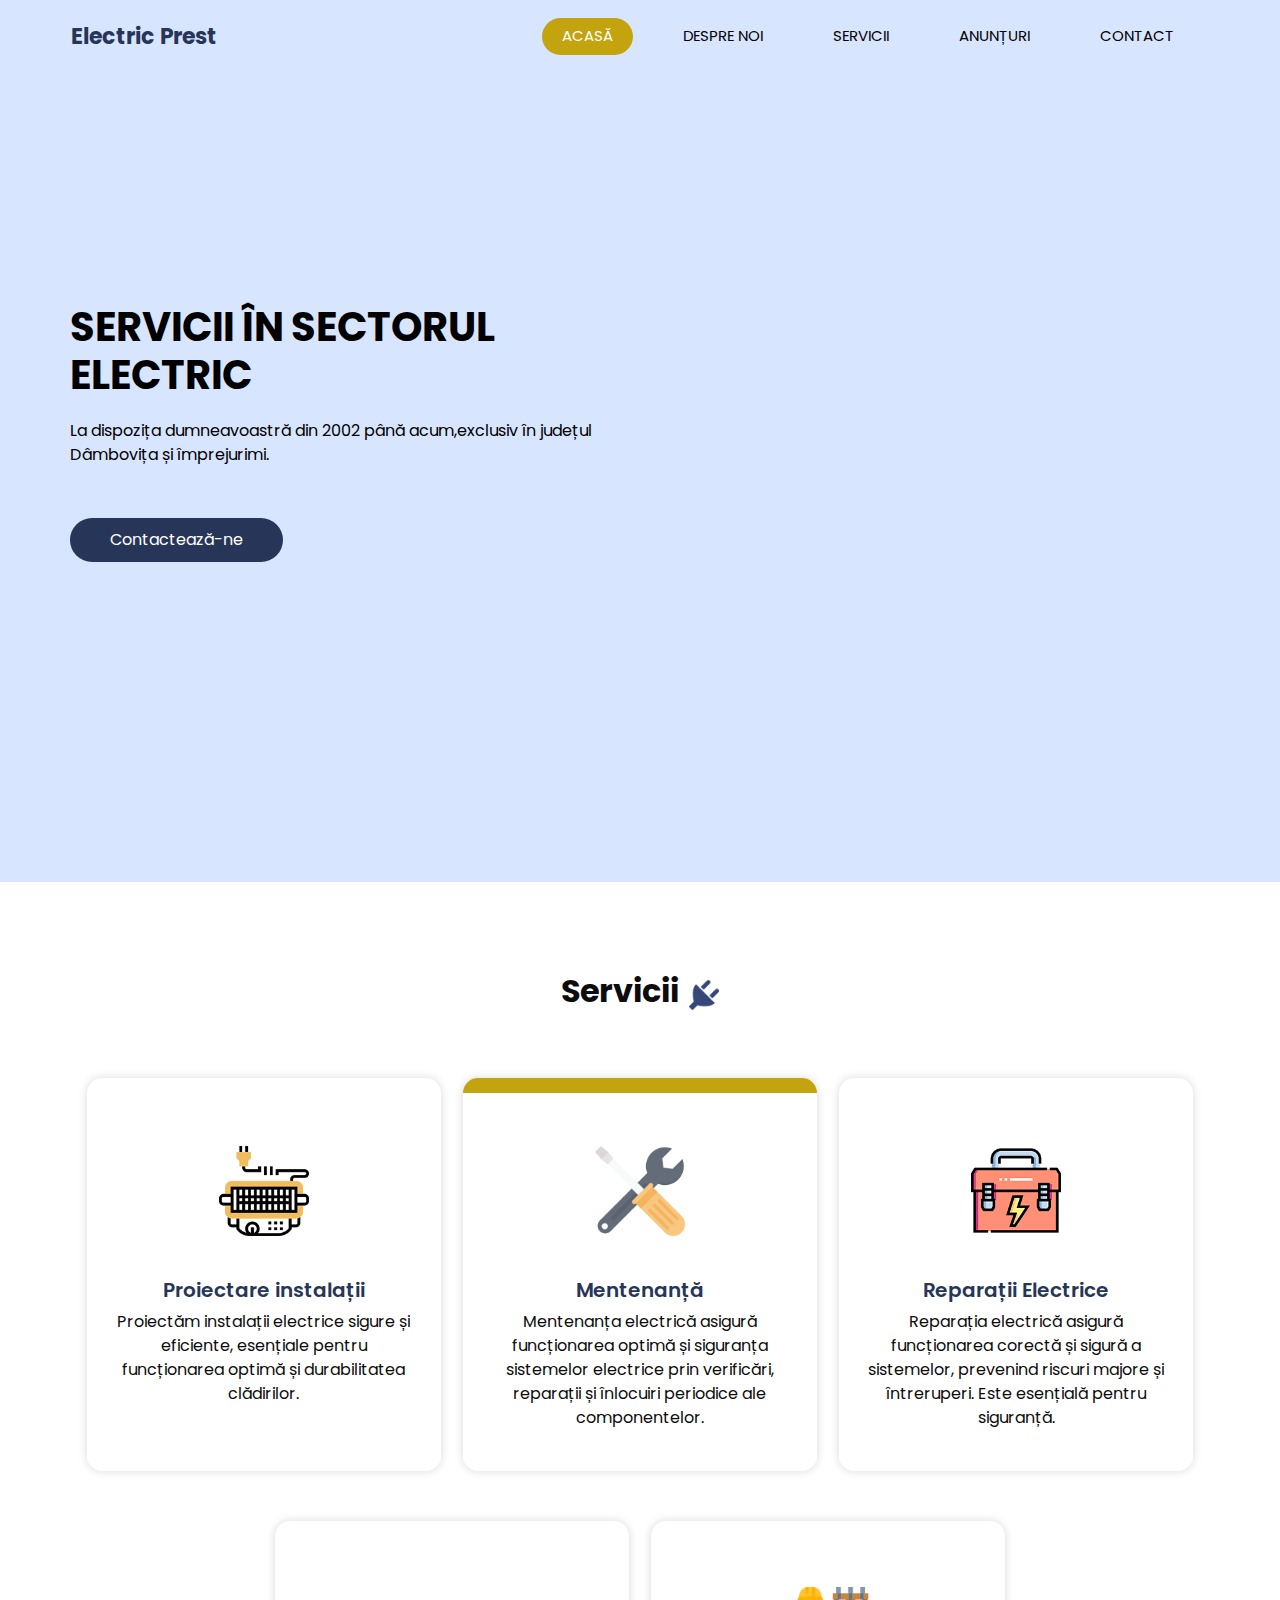
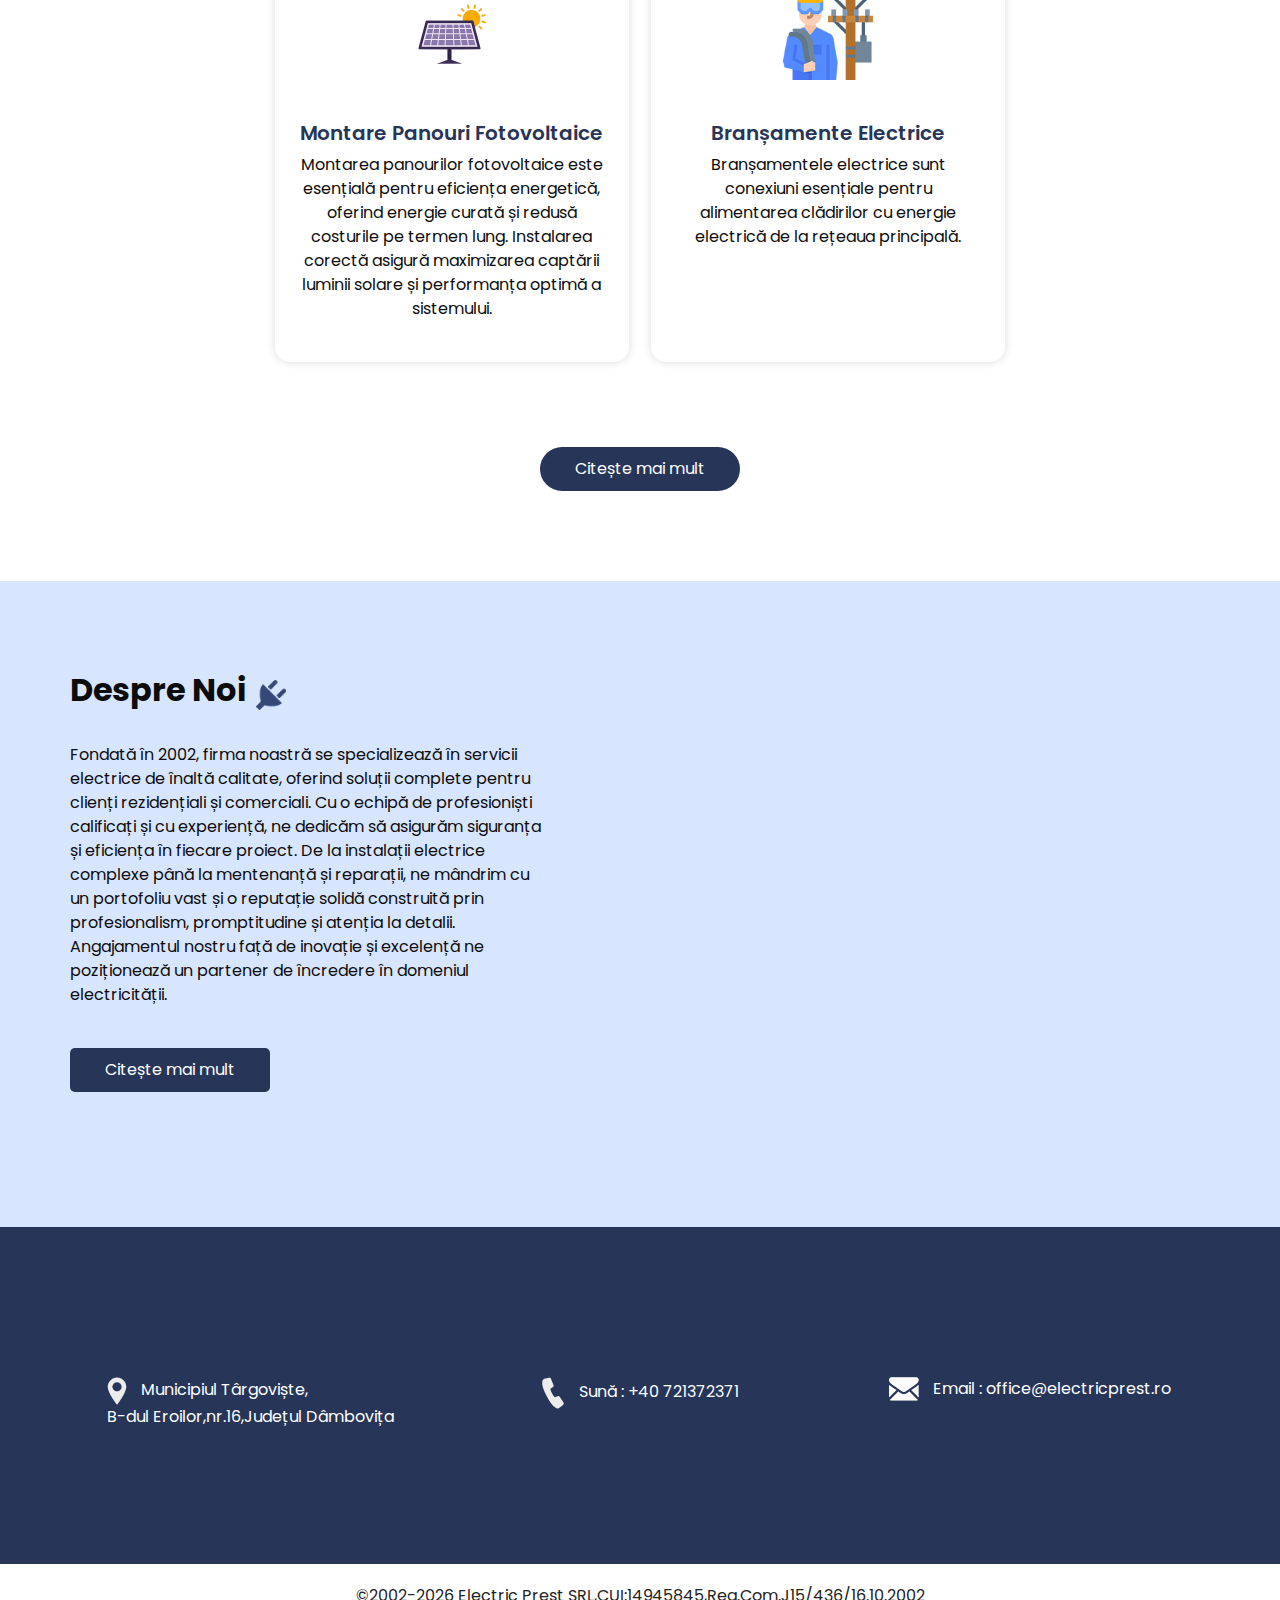
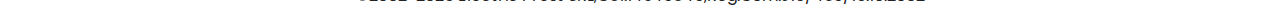
<file: index.html>
<!DOCTYPE html>
<html>

<head>
  <!-- Basic -->
  <meta charset="utf-8" />
  <meta http-equiv="X-UA-Compatible" content="IE=edge" />
  <!-- Mobile Metas -->
  <meta name="viewport" content="width=device-width, initial-scale=1, shrink-to-fit=no" />
  <!-- Site Metas -->
  <meta name="keywords" content="" />
  <meta name="description" content="" />
  <meta name="author" content="" />

  <title>Electric Prest</title>

  <!-- slider stylesheet -->
  <link rel="stylesheet" type="text/css" href="https://cdnjs.cloudflare.com/ajax/libs/OwlCarousel2/2.1.3/assets/owl.carousel.min.css" />

  <!-- bootstrap core css -->
  <link rel="stylesheet" type="text/css" href="css/bootstrap.css" />

  <!-- fonts style -->
  <link href="https://fonts.googleapis.com/css?family=Poppins:400,600,700&display=swap" rel="stylesheet">
  <!-- Custom styles for this template -->
  <link href="css/style.css" rel="stylesheet" />
  <!-- responsive style -->
  <link href="css/responsive.css" rel="stylesheet" />
</head>

<body>

  <div class="hero_area">
    <!-- header section strats -->
    <header class="header_section">
      <div class="container">
        <nav class="navbar navbar-expand-lg custom_nav-container ">
          <a class="navbar-brand" href="index.html">
            
            <span>
              Electric Prest
            </span>
          </a>
          <button class="navbar-toggler" type="button" data-toggle="collapse" data-target="#navbarSupportedContent" aria-controls="navbarSupportedContent" aria-expanded="false" aria-label="Toggle navigation">
            <span class="s-1"> </span>
            <span class="s-2"> </span>
            <span class="s-3"> </span>
          </button>

          <div class="collapse navbar-collapse" id="navbarSupportedContent">
            <div class="d-flex ml-auto flex-column flex-lg-row align-items-center">
              <ul class="navbar-nav  ">
                <li class="nav-item active">
                  <a class="nav-link" href="index.html">Acasă<span class="sr-only">(current)</span></a>
                </li>
                <li class="nav-item">
                  <a class="nav-link" href="despre-noi.html"> Despre Noi</a>
                </li>
                <li class="nav-item">
                  <a class="nav-link" href="servicii.html">Servicii</a>
                </li>
                <li class="nav-item">
                  <a class="nav-link" href="anunturi.html">Anunțuri</a>
                </li>
                <li class="nav-item">
                  <a class="nav-link" href="contact.html">Contact</a>
                </li>
              </ul>
            </div>
          </div>
        </nav>
      </div>
    </header>
    <!-- end header section -->
    <!-- slider section -->
    <section class=" slider_section ">
      <div class="container">
        <div class="row">
          <div class="col-md-6 ">
            <div class="detail_box">
              <h1>
                Servicii în sectorul electric
              </h1>
              <p>
                La dispozița dumneavoastră din 2002 până acum,exclusiv în județul Dâmbovița și împrejurimi.
              </p>
              <a href="contact.html" class="">
                Contactează-ne
            </div>
          </div>
          </a>
          </div>
          </div>
        </div>
      </div>
    </section>
    <!-- end slider section -->
  </div>


  <!-- service section -->
  <section class="service_section layout_padding">
    <div class="container">
      <div class="heading_container">
        <h2>
          Servicii
        </h2>
        <img src="images/plug.png" alt="">
      </div>

      <div class="service_container">
        <div class="box">
          <div class="img-box">
            <img src="images/s1.png" class="img1" alt="">
          </div>
          <div class="detail-box">
            <h5>
              Proiectare instalații
            </h5>
            <p>
              Proiectăm instalații electrice sigure și eficiente, esențiale pentru funcționarea optimă și durabilitatea clădirilor.
            </p>
          </div>
        </div>
        <div class="box active">
          <div class="img-box">
            <img src="images/s7.png" class="img1" alt="">
          </div>
          <div class="detail-box">
            <h5>
              Mentenanță
            </h5>
            <p>
              Mentenanța electrică asigură funcționarea optimă și siguranța sistemelor electrice prin verificări, reparații și înlocuiri periodice ale componentelor.
            </p>
          </div>
        </div>
        <div class="box">
          <div class="img-box">
            <img src="images/s3.png" class="img1" alt="">
          </div>
          <div class="detail-box">
            <h5>
              Reparații Electrice
            </h5>
            <p>
              Reparația electrică asigură funcționarea corectă și sigură a sistemelor, prevenind riscuri majore și întreruperi. Este esențială pentru siguranță.

            </p>
          </div>
        </div>
        <div class="box ">
          <div class="img-box">
            <img src="images/s6.png" class="img1" alt="">
          </div>
          <div class="detail-box">
            <h5>
              Montare Panouri Fotovoltaice
            </h5>
            <p>
            Montarea panourilor fotovoltaice este esențială pentru eficiența energetică, oferind energie curată și redusă costurile pe termen lung. Instalarea corectă asigură maximizarea captării luminii solare și performanța optimă a sistemului.
            </p>
          </div>
        </div>
        <div class="box">
          <div class="img-box">
            <img src="images/s5.png" class="img1" alt="">
          </div>
          <div class="detail-box">
            <h5>
              Branșamente Electrice
            </h5>
            <p>
              Branșamentele electrice sunt conexiuni esențiale pentru alimentarea clădirilor cu energie electrică de la rețeaua principală.
            </p>
          </div>
        </div>
      </div>
      <div class="btn-box">
        <a href="servicii.html">
          Citește mai mult
        </a>
      </div>
    </div>
    
  </section>
  <!-- end service section -->

  <!-- about section -->
  <section class="about_section layout_padding">
    <div class="container">
      <div class="row">
        <div class="col-md-6">
          <div class="detail-box">
            <div class="heading_container">
              <h2>
                Despre Noi
              </h2>
              <img src="images/plug.png" alt="">
            </div>
            <p>
              Fondată în 2002, firma noastră se specializează în servicii electrice de înaltă calitate, oferind soluții complete pentru clienți rezidențiali și comerciali. Cu o echipă de profesioniști calificați și cu experiență, ne dedicăm să asigurăm siguranța și eficiența în fiecare proiect. De la instalații electrice complexe până la mentenanță și reparații, ne mândrim cu un portofoliu vast și o reputație solidă construită prin profesionalism, promptitudine și atenția la detalii. Angajamentul nostru față de inovație și excelență ne poziționează un partener de încredere în domeniul electricității.
            </p>
            <a href="">
              Citește mai mult
            </a>
          </div>
        </div>
        </div>
      </div>
    </div>
  </section>

  <!-- end about section -->




  <!-- blog section -->

  

  <!-- end blog section -->



  <!-- contact section -->



  <!-- end contact section -->


  <!-- info section -->

  <section class="info_section layout_padding">
    <div class="container">
      <div class="info_contact">
        <div class="row">
          <div class="col-md-4">
            <a href="https://maps.app.goo.gl/Vq3yYLTGemp6tbwh7">
              <img src="images/location-white.png" alt="https://maps.app.goo.gl/Vq3yYLTGemp6tbwh7">
              <span>
                Municipiul Târgoviște,<br>B-dul Eroilor,nr.16,Județul Dâmbovița
              </span>
            </a>
          </div>
          <div class="col-md-4">
            <a href="tel:+40 721372371">
              <i class="fa fa-phone" aria-hidden="true">
              <img src="images/telephone-white.png">
</i>
              <span>
                Sună : +40 721372371
              </span>
            </a>
            
          </div>
          <div class="col-md-4">
            <a href="mailto:office@electricprest.ro">
              <img src="images/envelope-white.png"><i class="fa fa-envelope" aria-hidden="true"></i>
              <span>
                Email : office@electricprest.ro
              </span>
            </a>
          </div>
        </div>
      </div>
     

    </div>
  </section>

  <!-- end info section -->

  <!-- footer section -->
  <footer class="container-fluid footer_section">
    <div class="container">
      <div class="row">
        <div class="col-lg-7 col-md-9 mx-auto">
          <p>
            &copy;2002-<span id="displayDateYear"></span> Electric Prest SRL,CUI:14945845,Reg.Com.J15/436/16.10.2002
          </p>
        </div>
      </div>
    </div>
  </footer>
  <!-- footer section -->


  <script src="js/jquery-3.4.1.min.js"></script>
  <script src="js/bootstrap.js"></script>

</body>

</html>
</file>
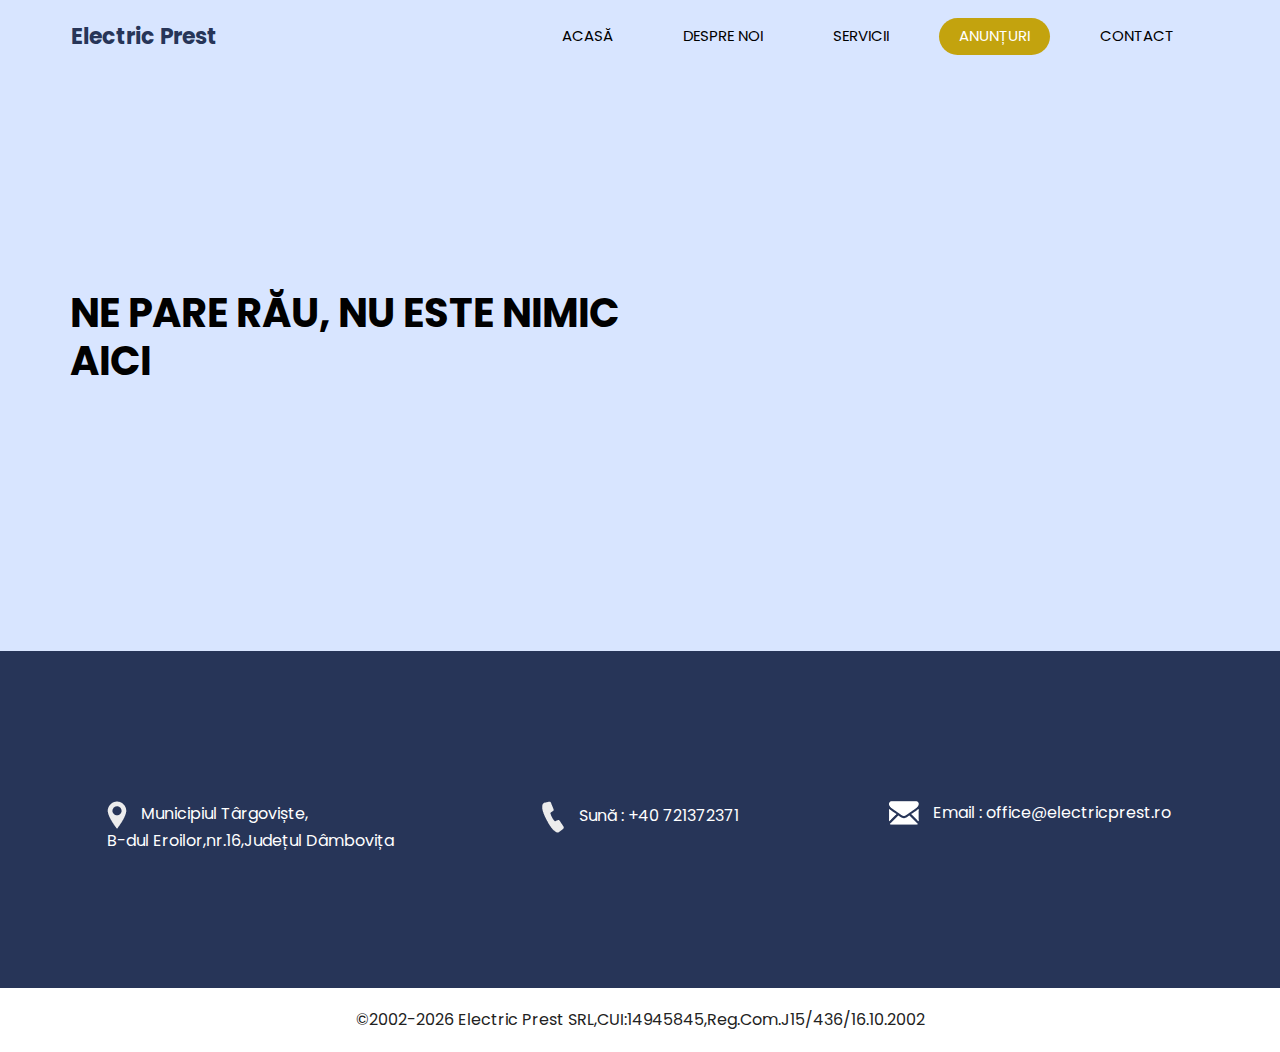
<file: anunturi.html>
<!DOCTYPE html>
<html>

<head>
  <!-- Basic -->
  <meta charset="utf-8" />
  <meta http-equiv="X-UA-Compatible" content="IE=edge" />
  <!-- Mobile Metas -->
  <meta name="viewport" content="width=device-width, initial-scale=1, shrink-to-fit=no" />
  <!-- Site Metas -->
  <meta name="keywords" content="" />
  <meta name="description" content="" />
  <meta name="author" content="" />

  <title>Electric Prest</title>

  <!-- slider stylesheet -->
  <link rel="stylesheet" type="text/css" href="https://cdnjs.cloudflare.com/ajax/libs/OwlCarousel2/2.1.3/assets/owl.carousel.min.css" />

  <!-- bootstrap core css -->
  <link rel="stylesheet" type="text/css" href="css/bootstrap.css" />

  <!-- fonts style -->
  <link href="https://fonts.googleapis.com/css?family=Poppins:400,600,700&display=swap" rel="stylesheet">
  <!-- Custom styles for this template -->
  <link href="css/style.css" rel="stylesheet" />
  <!-- responsive style -->
  <link href="css/responsive.css" rel="stylesheet" />
</head>

<body class="sub_page">

  <div class="hero_area">
    <!-- header section strats -->
    <header class="header_section">
      <div class="container">
        <nav class="navbar navbar-expand-lg custom_nav-container ">
          <a class="navbar-brand" href="index.html">
            
            <span>
              Electric Prest
            </span>
          </a>
          <button class="navbar-toggler" type="button" data-toggle="collapse" data-target="#navbarSupportedContent" aria-controls="navbarSupportedContent" aria-expanded="false" aria-label="Toggle navigation">
            <span class="s-1"> </span>
            <span class="s-2"> </span>
            <span class="s-3"> </span>
          </button>

          <div class="collapse navbar-collapse" id="navbarSupportedContent">
            <div class="d-flex ml-auto flex-column flex-lg-row align-items-center">
              <ul class="navbar-nav  ">
                <li class="nav-item">
                  <a class="nav-link" href="index.html">Acasă<span class="sr-only">(current)</span></a>
                </li>
                <li class="nav-item">
                  <a class="nav-link" href="despre-noi.html"> Despre Noi</a>
                </li>
                <li class="nav-item">
                  <a class="nav-link" href="servicii.html">Servicii</a>
                </li>
                <li class="nav-item active">
                  <a class="nav-link" href="anunturi.html">Anunțuri</a>
                </li>
                <li class="nav-item">
                  <a class="nav-link" href="contact.html">Contact</a>
                </li>
              </ul>
            </div>
          </div>
        </nav>
      </div>
    </header>
    <!-- end header section -->
     
<section>
<br>
<br><br>
<br><br>
<br><br>
<br><br>
   <section class=" slider_section ">
  <div class="container">
    <div class="row">
      <div class="col-md-6 ">
        <div class="detail_box">
          <h1>
            Ne pare rău, nu este nimic aici
          </h1>
          <br><br>
          <br><br>
          <br><br>
          
          <br> 


</section>
</div>



  <!-- blog section -->

 

  <!-- end blog section -->






  <!-- info section -->

  <section class="info_section layout_padding">
    <div class="container">
      <div class="info_contact">
        <div class="row">
          <div class="col-md-4">
            <a href="https://maps.app.goo.gl/Vq3yYLTGemp6tbwh7">
              <img src="images/location-white.png" alt="https://maps.app.goo.gl/Vq3yYLTGemp6tbwh7">
              <span>
                Municipiul Târgoviște,<br>B-dul Eroilor,nr.16,Județul Dâmbovița
              </span>
            </a>
          </div>
          <div class="col-md-4">
            <a href="tel:+40 721372371">
              <i class="fa fa-phone" aria-hidden="true">
              <img src="images/telephone-white.png">
</i>
              <span>
                Sună : +40 721372371
              </span>
            </a>
            
          </div>
          <div class="col-md-4">
            <a href="mailto:office@electricprest.ro">
              <img src="images/envelope-white.png"><i class="fa fa-envelope" aria-hidden="true"></i>
              <span>
                Email : office@electricprest.ro
              </span>
            </a>
          </div>
        </div>
      </div>
     

    </div>
  </section>

  <!-- end info section -->

  <!-- footer section -->
  <footer class="container-fluid footer_section">
    <div class="container">
      <div class="row">
        <div class="col-lg-7 col-md-9 mx-auto">
          <p>
            &copy;2002-<span id="displayDateYear"></span> Electric Prest SRL,CUI:14945845,Reg.Com.J15/436/16.10.2002
          </p>
        </div>
      </div>
    </div>
  </footer>
  <!-- footer section -->


  <script src="js/jquery-3.4.1.min.js"></script>
  <script src="js/bootstrap.js"></script>

</body>

</html>
</file>
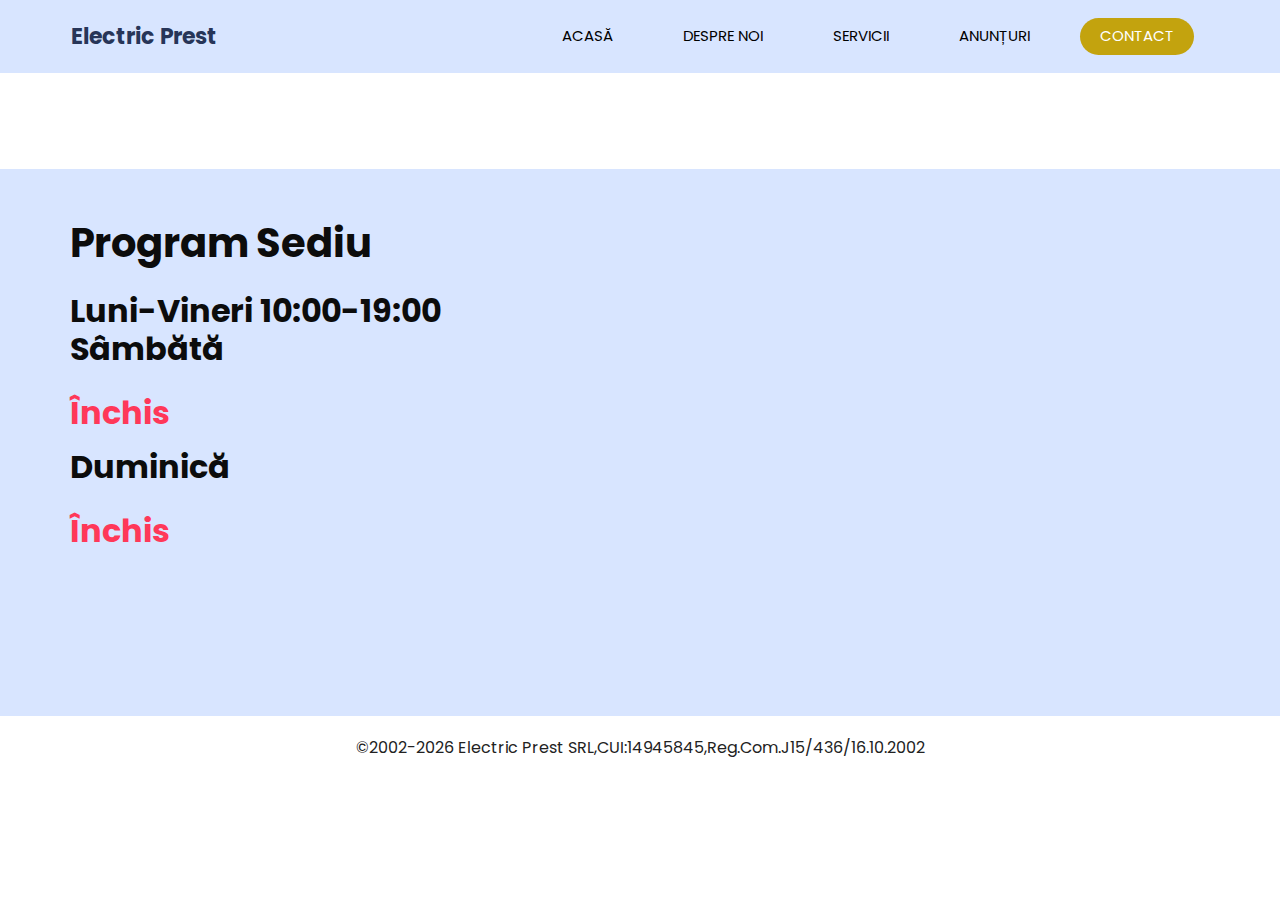
<file: contact.html>
<!DOCTYPE html>
<html>

<head>
  <!-- Basic -->
  <meta charset="utf-8" />
  <meta http-equiv="X-UA-Compatible" content="IE=edge" />
  <!-- Mobile Metas -->
  <meta name="viewport" content="width=device-width, initial-scale=1, shrink-to-fit=no" />
  <!-- Site Metas -->
  <meta name="keywords" content="" />
  <meta name="description" content="" />
  <meta name="author" content="" />

  <title>Electric Prest</title>

  <!-- slider stylesheet -->
  <link rel="stylesheet" type="text/css" href="https://cdnjs.cloudflare.com/ajax/libs/OwlCarousel2/2.1.3/assets/owl.carousel.min.css" />

  <!-- bootstrap core css -->
  <link rel="stylesheet" type="text/css" href="css/bootstrap.css" />

  <!-- fonts style -->
  <link href="https://fonts.googleapis.com/css?family=Poppins:400,600,700&display=swap" rel="stylesheet">
  <!-- Custom styles for this template -->
  <link href="css/style.css" rel="stylesheet" />
  <!-- responsive style -->
  <link href="css/responsive.css" rel="stylesheet" />
</head>

<body class="sub_page">

  <div class="hero_area">
    <!-- header section strats -->
    <header class="header_section">
      <div class="container">
        <nav class="navbar navbar-expand-lg custom_nav-container ">
          <a class="navbar-brand" href="index.html">
            
            <span>
              Electric Prest
            </span>
          </a>
          <button class="navbar-toggler" type="button" data-toggle="collapse" data-target="#navbarSupportedContent" aria-controls="navbarSupportedContent" aria-expanded="false" aria-label="Toggle navigation">
            <span class="s-1"> </span>
            <span class="s-2"> </span>
            <span class="s-3"> </span>
          </button>

          <div class="collapse navbar-collapse" id="navbarSupportedContent">
            <div class="d-flex ml-auto flex-column flex-lg-row align-items-center">
              <ul class="navbar-nav  ">
                <li class="nav-item">
                  <a class="nav-link" href="index.html">Acasă<span class="sr-only">(current)</span></a>
                </li>
                <li class="nav-item">
                  <a class="nav-link" href="despre-noi.html"> Despre Noi</a>
                </li>
                <li class="nav-item">
                  <a class="nav-link" href="servicii.html">Servicii</a>
                </li>
                <li class="nav-item">
                  <a class="nav-link" href="anunturi.html">Anunțuri</a>
                </li>
                <li class="nav-item active">
                  <a class="nav-link" href="contact.html">Contact</a>
                </li>
              </ul>
            </div>
          </div>
        </nav>
      </div>
    </header>
    <!-- end header section -->
  </div>


  <!-- contact section -->
 <section>
  <br><br><br><br>
  <section class="about_section layout_padding-bottom">
    <div class="container">
      <div class="row">
        <div class="col-lg-5 col-md-6">
          <div class="detail-box">
            <h1>
              <b>Program Sediu</b>
            </h1>
            <h2><p><b>
            Luni-Vineri      10:00-19:00<br>
            Sâmbătă          <p style="color:#ff3859;">Închis</p>
            Duminică         <p style="color:#ff3859;">Închis</p>
            </b></p>
            </h2>
          </div>
        </div>
        <div class="col-lg-7 col-md-6">
          <div class="map_container">
            <div class="google-map">
              
              <iframe src="https://www.google.com/maps/embed?pb=!1m14!1m8!1m3!1d22594.65615110906!2d25.44152!3d44.936918!3m2!1i1024!2i768!4f13.1!3m3!1m2!1s0x40b2f6b185581c4f%3A0xae75f855f490a824!2sBulevardul%20Eroilor%2016%2C%20T%C3%A2rgovi%C8%99te%20137431!5e0!3m2!1sro!2sro!4v1721647032828!5m2!1sro!2sro" width="350" height="450" style="border:0;" allowfullscreen="" loading="lazy" referrerpolicy="no-referrer-when-downgrade"></iframe></div>
        </div> 
          </div>
        </div>
      </div>
    </div>
  </div>
  </div>
  </div>
  </div>
  </div>
</section>

  <!-- end info section -->

  <!-- footer section -->
  <footer class="container-fluid footer_section">
    <div class="container">
      <div class="row">
        <div class="col-lg-7 col-md-9 mx-auto">
          <p>
            &copy;2002-<span id="displayDateYear"></span> Electric Prest SRL,CUI:14945845,Reg.Com.J15/436/16.10.2002
          </p>
        </div>
      </div>
    </div>
  </footer>
  <!-- footer section -->


  <script src="js/jquery-3.4.1.min.js"></script>
  <script src="js/bootstrap.js"></script>

</body>

</html>
</file>
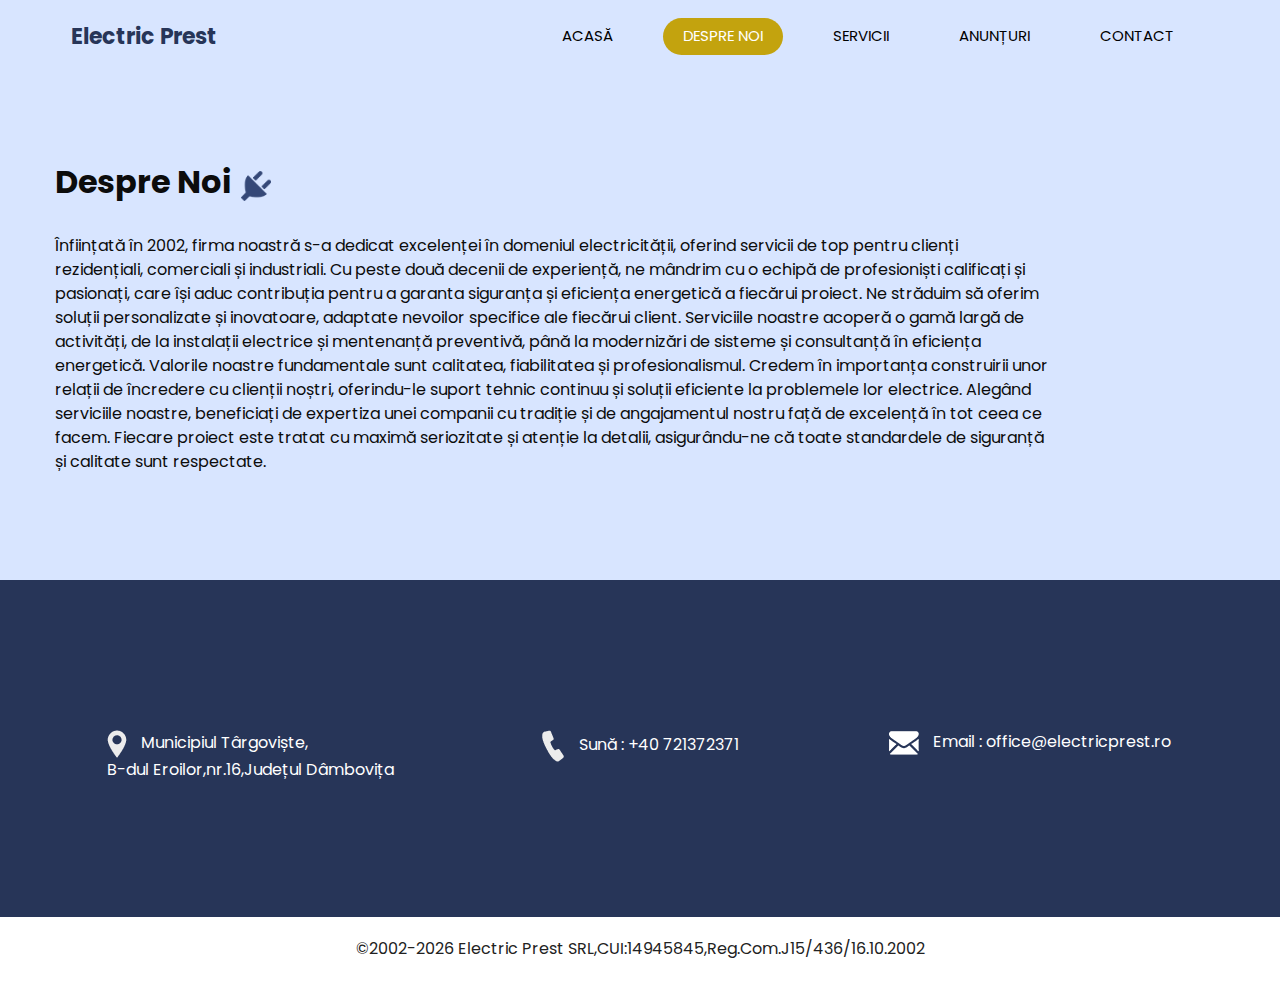
<file: despre-noi.html>
<!DOCTYPE html>
<html>

<head>
  <!-- Basic -->
  <meta charset="utf-8" />
  <meta http-equiv="X-UA-Compatible" content="IE=edge" />
  <!-- Mobile Metas -->
  <meta name="viewport" content="width=device-width, initial-scale=1, shrink-to-fit=no" />
  <!-- Site Metas -->
  <meta name="keywords" content="" />
  <meta name="description" content="" />
  <meta name="author" content="" />

  <title>Electric Prest</title>

  <!-- slider stylesheet -->
  <link rel="stylesheet" type="text/css" href="https://cdnjs.cloudflare.com/ajax/libs/OwlCarousel2/2.1.3/assets/owl.carousel.min.css" />

  <!-- bootstrap core css -->
  <link rel="stylesheet" type="text/css" href="css/bootstrap.css" />

  <!-- fonts style -->
  <link href="https://fonts.googleapis.com/css?family=Poppins:400,600,700&display=swap" rel="stylesheet">
  <!-- Custom styles for this template -->
  <link href="css/style.css" rel="stylesheet" />
  <!-- responsive style -->
  <link href="css/responsive.css" rel="stylesheet" />
</head>

<body class="sub_page">

  <div class="hero_area">
    <!-- header section strats -->
    <header class="header_section">
      <div class="container">
        <nav class="navbar navbar-expand-lg custom_nav-container ">
          <a class="navbar-brand" href="index.html">
            
            <span>
              Electric Prest
            </span>
          </a>
          <button class="navbar-toggler" type="button" data-toggle="collapse" data-target="#navbarSupportedContent" aria-controls="navbarSupportedContent" aria-expanded="false" aria-label="Toggle navigation">
            <span class="s-1"> </span>
            <span class="s-2"> </span>
            <span class="s-3"> </span>
          </button>

          <div class="collapse navbar-collapse" id="navbarSupportedContent">
            <div class="d-flex ml-auto flex-column flex-lg-row align-items-center">
              <ul class="navbar-nav  ">
                <li class="nav-item">
                  <a class="nav-link" href="index.html">Acasă<span class="sr-only">(current)</span></a>
                </li>
                <li class="nav-item active">
                  <a class="nav-link" href="despre-noi.html"> Despre Noi</a>
                </li>
                <li class="nav-item">
                  <a class="nav-link" href="servicii.html">Servicii</a>
                </li>
                <li class="nav-item">
                  <a class="nav-link" href="anunturi.html">Anunțuri</a>
                </li>
                <li class="nav-item">
                  <a class="nav-link" href="contact.html">Contact</a>
                </li>
              </ul>
            </div>
          </div>
        </nav>
      </div>
    </header>
    <!-- end header section -->
  </div>



  <!-- about section -->
  <section class="about_section layout_padding">
    <div class="container">
      <div class="row">
          <div class="detail-box">
            <div class="heading_container">
              <h2>
                Despre Noi
              </h2>
              <img src="images/plug.png" alt="">
            </div>
            <p>
              Înființată în 2002, firma noastră s-a dedicat excelenței în domeniul electricității, oferind servicii de top pentru clienți rezidențiali, comerciali și industriali. Cu peste două decenii de experiență, ne mândrim cu o echipă de profesioniști calificați și pasionați, care își aduc contribuția pentru a garanta siguranța și eficiența energetică a fiecărui proiect.

              Ne străduim să oferim soluții personalizate și inovatoare, adaptate nevoilor specifice ale fiecărui client. Serviciile noastre acoperă o gamă largă de activități, de la instalații electrice și mentenanță preventivă, până la modernizări de sisteme și consultanță în eficiența energetică.
              
              Valorile noastre fundamentale sunt calitatea, fiabilitatea și profesionalismul. Credem în importanța construirii unor relații de încredere cu clienții noștri, oferindu-le suport tehnic continuu și soluții eficiente la problemele lor electrice.
              
              Alegând serviciile noastre, beneficiați de expertiza unei companii cu tradiție și de angajamentul nostru față de excelență în tot ceea ce facem. Fiecare proiect este tratat cu maximă seriozitate și atenție la detalii, asigurându-ne că toate standardele de siguranță și calitate sunt respectate.
            </p>
          </div>
        </div>
        
            </div>
          </div>

        </div>

      </div>
    </div>
  </section>

  <!-- end about section -->

  <!-- info section -->

  <section class="info_section layout_padding">
    <div class="container">
      <div class="info_contact">
        <div class="row">
          <div class="col-md-4">
            <a href="https://maps.app.goo.gl/Vq3yYLTGemp6tbwh7">
              <img src="images/location-white.png" alt="https://maps.app.goo.gl/Vq3yYLTGemp6tbwh7">
              <span>
                Municipiul Târgoviște,<br>B-dul Eroilor,nr.16,Județul Dâmbovița
              </span>
            </a>
          </div>
          <div class="col-md-4">
            <a href="tel:+40 721372371">
              <i class="fa fa-phone" aria-hidden="true">
              <img src="images/telephone-white.png">
            </i>
              <span>
                Sună : +40 721372371
              </span>
            </a>
            
          </div>
          <div class="col-md-4">
            <a href="mailto:office@electricprest.ro">
              <img src="images/envelope-white.png"><i class="fa fa-envelope" aria-hidden="true"></i>
              <span>
                Email : office@electricprest.ro
              </span>
            </a>
          </div>
        </div>
      </div>
     

    </div>
  </section>

  <!-- end info section -->

  <!-- footer section -->
  <footer class="container-fluid footer_section">
    <div class="container">
      <div class="row">
        <div class="col-lg-7 col-md-9 mx-auto">
          <p>
            &copy;2002-<span id="displayDateYear"></span> Electric Prest SRL,CUI:14945845,Reg.Com.J15/436/16.10.2002
          </p>
        </div>
      </div>
    </div>
  </footer>
  <!-- footer section -->


  <script src="js/jquery-3.4.1.min.js"></script>
  <script src="js/bootstrap.js"></script>

</body>

</html>
</file>
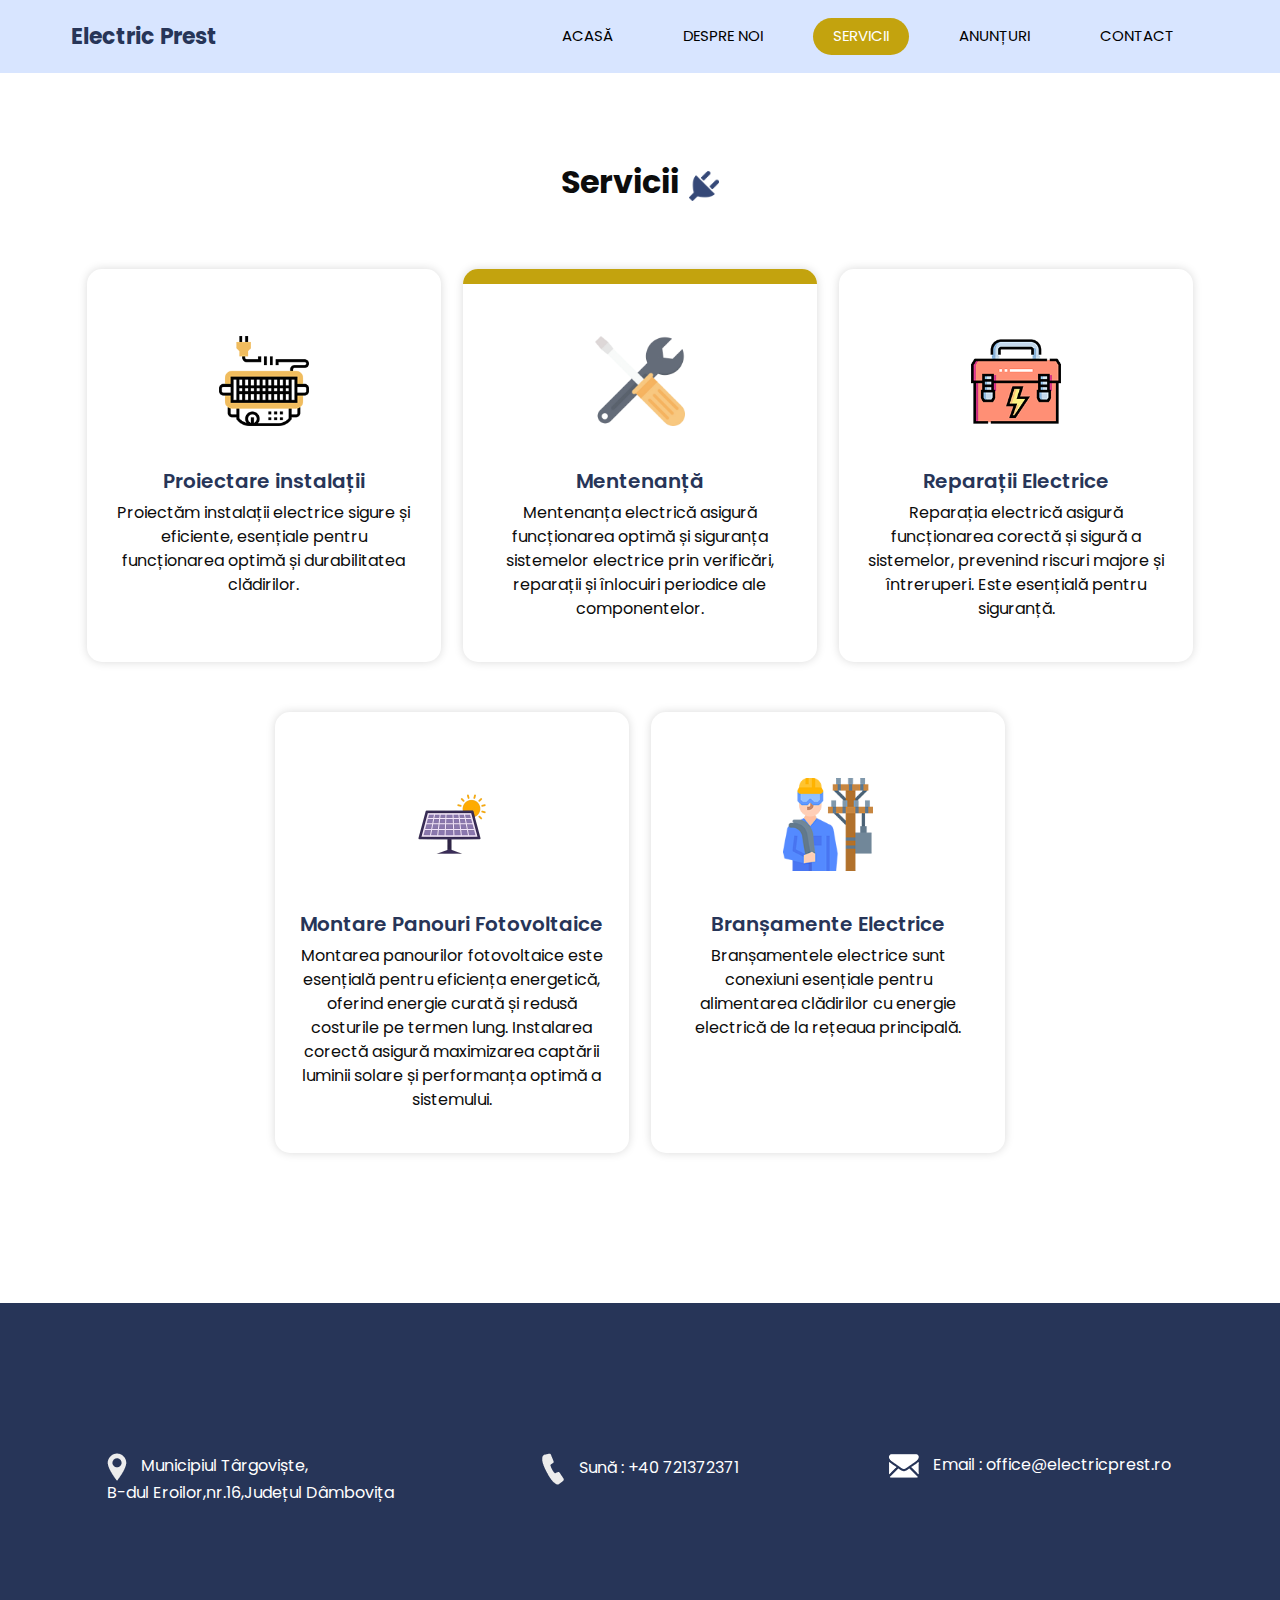
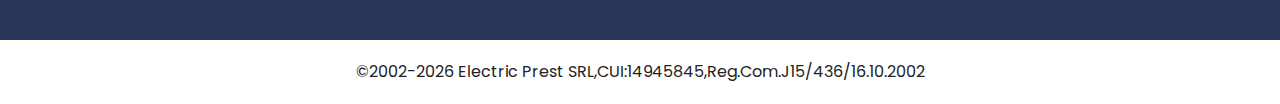
<file: servicii.html>
<!DOCTYPE html>
<html>

<head>
  <!-- Basic -->
  <meta charset="utf-8" />
  <meta http-equiv="X-UA-Compatible" content="IE=edge" />
  <!-- Mobile Metas -->
  <meta name="viewport" content="width=device-width, initial-scale=1, shrink-to-fit=no" />
  <!-- Site Metas -->
  <meta name="keywords" content="" />
  <meta name="description" content="" />
  <meta name="author" content="" />

  <title>Electric Prest</title>

  <!-- slider stylesheet -->
  <link rel="stylesheet" type="text/css" href="https://cdnjs.cloudflare.com/ajax/libs/OwlCarousel2/2.1.3/assets/owl.carousel.min.css" />

  <!-- bootstrap core css -->
  <link rel="stylesheet" type="text/css" href="css/bootstrap.css" />

  <!-- fonts style -->
  <link href="https://fonts.googleapis.com/css?family=Poppins:400,600,700&display=swap" rel="stylesheet">
  <!-- Custom styles for this template -->
  <link href="css/style.css" rel="stylesheet" />
  <!-- responsive style -->
  <link href="css/responsive.css" rel="stylesheet" />
</head>

<body class="sub_page">

  <div class="hero_area">
    <!-- header section strats -->
    <header class="header_section">
      <div class="container">
        <nav class="navbar navbar-expand-lg custom_nav-container ">
          <a class="navbar-brand" href="index.html">
            
            <span>
              Electric Prest
            </span>
          </a>
          <button class="navbar-toggler" type="button" data-toggle="collapse" data-target="#navbarSupportedContent" aria-controls="navbarSupportedContent" aria-expanded="false" aria-label="Toggle navigation">
            <span class="s-1"> </span>
            <span class="s-2"> </span>
            <span class="s-3"> </span>
          </button>

          <div class="collapse navbar-collapse" id="navbarSupportedContent">
            <div class="d-flex ml-auto flex-column flex-lg-row align-items-center">
              <ul class="navbar-nav  ">
                <li class="nav-item">
                  <a class="nav-link" href="index.html">Acasă<span class="sr-only">(current)</span></a>
                </li>
                <li class="nav-item">
                  <a class="nav-link" href="despre-noi.html"> Despre Noi</a>
                </li>
                <li class="nav-item active">
                  <a class="nav-link" href="servicii.html">Servicii</a>
                </li>
                <li class="nav-item">
                  <a class="nav-link" href="anunturi.html">Anunțuri</a>
                </li>
                <li class="nav-item">
                  <a class="nav-link" href="contact.html">Contact</a>
                </li>
              </ul>
            </div>
          </div>
        </nav>
      </div>
    </header>
    <!-- end header section -->
  </div>


  <!-- service section -->
  <section class="service_section layout_padding">
    <div class="container">
      <div class="heading_container">
        <h2>
          Servicii
        </h2>
        <img src="images/plug.png" alt="">
      </div>

      <div class="service_container">
        <div class="box">
          <div class="img-box">
            <img src="images/s1.png" class="img1" alt="">
          </div>
          <div class="detail-box">
            <h5>
              Proiectare instalații
            </h5>
            <p>
              Proiectăm instalații electrice sigure și eficiente, esențiale pentru funcționarea optimă și durabilitatea clădirilor.
            </p>
          </div>
        </div>
        <div class="box active">
          <div class="img-box">
            <img src="images/s7.png" class="img1" alt="">
          </div>
          <div class="detail-box">
            <h5>
              Mentenanță
            </h5>
            <p>
              Mentenanța electrică asigură funcționarea optimă și siguranța sistemelor electrice prin verificări, reparații și înlocuiri periodice ale componentelor.
            </p>
          </div>
        </div>
        <div class="box">
          <div class="img-box">
            <img src="images/s3.png" class="img1" alt="">
          </div>
          <div class="detail-box">
            <h5>
              Reparații Electrice
            </h5>
            <p>
              Reparația electrică asigură funcționarea corectă și sigură a sistemelor, prevenind riscuri majore și întreruperi. Este esențială pentru siguranță.

            </p>
          </div>
        </div>
        <div class="box ">
          <div class="img-box">
            <img src="images/s6.png" class="img1" alt="">
          </div>
          <div class="detail-box">
            <h5>
              Montare Panouri Fotovoltaice
            </h5>
            <p>
            Montarea panourilor fotovoltaice este esențială pentru eficiența energetică, oferind energie curată și redusă costurile pe termen lung. Instalarea corectă asigură maximizarea captării luminii solare și performanța optimă a sistemului.
            </p>
          </div>
        </div>
        <div class="box">
          <div class="img-box">
            <img src="images/s5.png" class="img1" alt="">
          </div>
          <div class="detail-box">
            <h5>
              Branșamente Electrice
            </h5>
            <p>
              Branșamentele electrice sunt conexiuni esențiale pentru alimentarea clădirilor cu energie electrică de la rețeaua principală.
            </p>
          </div>
        </div>
      </div>
    </div>
  </section>
  
  <!-- end service section -->


  <!-- info section -->

  <section class="info_section layout_padding">
    <div class="container">
      <div class="info_contact">
        <div class="row">
          <div class="col-md-4">
            <a href="https://maps.app.goo.gl/Vq3yYLTGemp6tbwh7">
              <img src="images/location-white.png" alt="https://maps.app.goo.gl/Vq3yYLTGemp6tbwh7">
              <span>
                Municipiul Târgoviște,<br>B-dul Eroilor,nr.16,Județul Dâmbovița
              </span>
            </a>
          </div>
          <div class="col-md-4">
            <a href="tel:+40 721372371">
              <i class="fa fa-phone" aria-hidden="true">
              <img src="images/telephone-white.png">
</i>
              <span>
                Sună : +40 721372371
              </span>
            </a>
            
          </div>
          <div class="col-md-4">
            <a href="mailto:office@electricprest.ro">
              <img src="images/envelope-white.png"><i class="fa fa-envelope" aria-hidden="true"></i>
              <span>
                Email : office@electricprest.ro
              </span>
            </a>
          </div>
        </div>
      </div>
     

    </div>
  </section>

  <!-- end info section -->

  <!-- footer section -->
  <footer class="container-fluid footer_section">
    <div class="container">
      <div class="row">
        <div class="col-lg-7 col-md-9 mx-auto">
          <p>
            &copy;2002-<span id="displayDateYear"></span> Electric Prest SRL,CUI:14945845,Reg.Com.J15/436/16.10.2002
          </p>
        </div>
      </div>
    </div>
  </footer>
  <!-- footer section -->


  <script src="js/jquery-3.4.1.min.js"></script>
  <script src="js/bootstrap.js"></script>

</body>

</html>
</file>
<file: css/style.css>
body {
  font-family: "Poppins", sans-serif;
  color: #0c0c0c;
  background-color: #ffffff;
}

.layout_padding {
  padding-top: 90px;
  padding-bottom: 90px;
}

.layout_padding2 {
  padding-top: 45px;
  padding-bottom: 45px;
}

.layout_padding2-top {
  padding-top: 45px;
}

.layout_padding2-bottom {
  padding-bottom: 45px;
}

.layout_padding-top {
  padding-top: 90px;
}

.layout_padding-bottom {
  padding-bottom: 90px;
}

.heading_container {
  display: -webkit-box;
  display: -ms-flexbox;
  display: flex;
  -webkit-box-pack: start;
      -ms-flex-pack: start;
          justify-content: flex-start;
  -webkit-box-align: center;
      -ms-flex-align: center;
          align-items: center;
  text-align: center;
}

.heading_container h2 {
  position: relative;
  font-weight: bold;
  margin-right: 10px;
}

.heading_container img {
  width: 30px;
}

/*header section*/
.hero_area {
  height: 98vh;
  position: relative;
  display: -webkit-box;
  display: -ms-flexbox;
  display: flex;
  -webkit-box-orient: vertical;
  -webkit-box-direction: normal;
      -ms-flex-direction: column;
          flex-direction: column;
  background-color:#d8e5ff;
}

.sub_page .hero_area {
  height: auto;
}

.header_section .container {
  padding: 0;
}

.header_section .nav_container {
  margin: 0 auto;
}

.custom_nav-container .navbar-nav .nav-item .nav-link {
  padding: 7px 20px;
  margin: 10px 15px;
  color: #000000;
  text-align: center;
  border-radius: 35px;
  text-transform: uppercase;
  font-size: 15px;
}

.custom_nav-container .navbar-nav .nav-item.active .nav-link, .custom_nav-container .navbar-nav .nav-item:hover .nav-link {
  background-color: #c3a30e;
  color: #ffffff;
}

a,
a:hover,
a:focus {
  text-decoration: none;
}

a:hover,
a:focus {
  color: initial;
}

.btn,
.btn:focus {
  outline: none !important;
  -webkit-box-shadow: none;
          box-shadow: none;
}

.custom_nav-container .nav_search-btn {
  background-image: url(../images/search-icon.png);
  background-size: 22px;
  background-repeat: no-repeat;
  background-position-y: 7px;
  width: 35px;
  height: 35px;
  padding: 0;
  border: none;
}

.navbar-brand {
  display: -webkit-box;
  display: -ms-flexbox;
  display: flex;
  -webkit-box-align: center;
      -ms-flex-align: center;
          align-items: center;
}

.navbar-brand img {
  margin-right: 5px;
  width: 35px;
}

.navbar-brand span {
  font-size: 22px;
  font-weight: 700;
  color: #273558;
}

.custom_nav-container {
  z-index: 99999;
}

.navbar-expand-lg .navbar-collapse {
  -webkit-box-align: end;
      -ms-flex-align: end;
          align-items: flex-end;
}

.custom_nav-container .navbar-toggler {
  outline: none;
}

.custom_nav-container .navbar-toggler {
  padding: 0;
  width: 37px;
  height: 42px;
}

.custom_nav-container .navbar-toggler span {
  display: block;
  width: 35px;
  height: 4px;
  background-color: #c3a30e;
  margin: 7px 0;
  -webkit-transition: all .3s;
  transition: all .3s;
}

.custom_nav-container .navbar-toggler[aria-expanded="true"] .s-1 {
  -webkit-transform: rotate(45deg);
          transform: rotate(45deg);
  margin: 0;
  margin-bottom: -4px;
}

.custom_nav-container .navbar-toggler[aria-expanded="true"] .s-2 {
  display: none;
}

.custom_nav-container .navbar-toggler[aria-expanded="true"] .s-3 {
  -webkit-transform: rotate(-45deg);
          transform: rotate(-45deg);
  margin: 0;
  margin-top: -4px;
}

.custom_nav-container .navbar-toggler[aria-expanded="false"] .s-1,
.custom_nav-container .navbar-toggler[aria-expanded="false"] .s-2,
.custom_nav-container .navbar-toggler[aria-expanded="false"] .s-3 {
  -webkit-transform: none;
          transform: none;
}

/*end header section*/
/* slider section */
.slider_section {
  -webkit-box-flex: 1;
      -ms-flex: 1;
          flex: 1;
  display: -webkit-box;
  display: -ms-flexbox;
  display: flex;
  -webkit-box-align: center;
      -ms-flex-align: center;
          align-items: center;
  position: relative;
  z-index: 2;
  color: #3a3b3b;
  padding-bottom: 90px;
}

.slider_section .row {
  -webkit-box-align: center;
      -ms-flex-align: center;
          align-items: center;
}

.slider_section .detail_box {
  color: #000000;
}

.slider_section .detail_box h1 {
  text-transform: uppercase;
  font-weight: bold;
}

.slider_section .detail_box p {
  margin-top: 20px;
}

.slider_section .detail_box a {
  display: inline-block;
  padding: 10px 40px;
  background-color: #273558;
  color: #ffffff;
  border-radius: 35px;
  margin-top: 35px;
}

.slider_section .detail_box a:hover {
  background-color: #c3a30e;
}

.slider_section .img_container {
  border: 7px solid #273558;
  border-radius: 100%;
  overflow: hidden;
}

.slider_section .img_container div#carouselExampleContarols {
  width: 100%;
  position: unset;
}

.slider_section .img_container .img-box img {
  width: 100%;
}

.slider_section .carousel-control-prev,
.slider_section .carousel-control-next {
  top: initial;
  left: initial;
  bottom: 5%;
  right: 10%;
  width: 45px;
  height: 45px;
  border: none;
  border-radius: 100%;
  opacity: 1;
  background-repeat: no-repeat;
  background-size: 8px;
  background-position: center;
}

.slider_section .carousel-control-prev {
  background-image: url(../images/prev.png);
  background-color: #ffffff;
  -webkit-transform: translate(-85px, 30px);
          transform: translate(-85px, 30px);
}

.slider_section .carousel-control-next {
  background-image: url(../images/next.png);
  background-color: #c3a30e;
  -webkit-transform: translate(-45px, 0);
          transform: translate(-45px, 0);
}

.service_section {
  text-align: center;
}

.service_section .heading_container {
  -webkit-box-pack: center;
      -ms-flex-pack: center;
          justify-content: center;
}

.service_section .service_container {
  display: -webkit-box;
  display: -ms-flexbox;
  display: flex;
  -webkit-box-pack: center;
      -ms-flex-pack: center;
          justify-content: center;
  padding: 35px 0;
  -ms-flex-wrap: wrap;
      flex-wrap: wrap;
}

.service_section .service_container .box {
  margin: 25px 1%;
  -ms-flex-preferred-size: 31%;
      flex-basis: 31%;
  padding: 35px 25px 25px;
  border-radius: 15px;
  -webkit-box-shadow: 0 0 10px 0 rgba(0, 0, 0, 0.15);
          box-shadow: 0 0 10px 0 rgba(0, 0, 0, 0.15);
  border-top: 15px solid transparent;
  overflow: hidden;
  -webkit-transition: all .1s;
  transition: all .1s;
}

.service_section .service_container .box .img-box {
  display: -webkit-box;
  display: -ms-flexbox;
  display: flex;
  -webkit-box-pack: center;
      -ms-flex-pack: center;
          justify-content: center;
  -webkit-box-align: center;
      -ms-flex-align: center;
          align-items: center;
  height: 125px;
}

.service_section .service_container .box .img-box img {
  width: 90px;
}

.service_section .service_container .box .detail-box {
  margin-top: 25px;
}

.service_section .service_container .box .detail-box h5 {
  color: #273558;
  font-weight: 600;
  position: relative;
}

.service_section .service_container .box:hover, .service_section .service_container .box.active {
  border-top: 15px solid #c3a30e;
}

.service_section .btn-box {
  display: -webkit-box;
  display: -ms-flexbox;
  display: flex;
  -webkit-box-pack: center;
      -ms-flex-pack: center;
          justify-content: center;
  margin-top: 25px;
}

.service_section .btn-box a {
  display: inline-block;
  padding: 10px 35px;
  background-color: #273558;
  color: #ffffff;
  border-radius: 35px;
}

.service_section .btn-box a:hover {
  background-color: #c3a30e;
}

.about_section {
  background-color: #d8e5ff;
}

.about_section .row {
  -webkit-box-align: center;
      -ms-flex-align: center;
          align-items: center;
}

.about_section .img_container {
  display: -webkit-box;
  display: -ms-flexbox;
  display: flex;
  -webkit-box-orient: vertical;
  -webkit-box-direction: normal;
      -ms-flex-direction: column;
          flex-direction: column;
}

.about_section .img_container .img-box {
  border: 5px solid #273558;
  border-radius: 100%;
  overflow: hidden;
}

.about_section .img_container .img-box.b1 {
  width: 70%;
}

.about_section .img_container .img-box.b2 {
  width: 50%;
  margin-left: auto;
  margin-top: -12%;
}

.about_section .img_container .img-box img {
  width: 100%;
}

.about_section .detail-box {
  margin-right: 15%;
}

.about_section .detail-box p {
  margin-top: 25px;
}

.about_section .detail-box a {
  display: inline-block;
  padding: 10px 35px;
  background-color: #273558;
  color: #ffffff;
  border-radius: 5px;
  margin: 25px 0 45px 0;
}

.about_section .detail-box a:hover {
  background-color: #c3a30e;
}

.blog_section .heading_container {
  -webkit-box-pack: center;
      -ms-flex-pack: center;
          justify-content: center;
}

.blog_section .heading_container h2::before {
  background-color: #ffffff;
}

.blog_section .box {
  margin-top: 55px;
  background-color: #ffffff;
  -webkit-box-shadow: 0 0 10px 0 rgba(0, 0, 0, 0.15);
          box-shadow: 0 0 10px 0 rgba(0, 0, 0, 0.15);
}

.blog_section .box .img-box {
  position: relative;
}

.blog_section .box .img-box img {
  width: 100%;
}

.blog_section .box .detail-box {
  padding: 25px 25px 15px;
}

.blog_section .box .detail-box h5 {
  font-weight: bold;
}

.contact_section {
  position: relative;
}

.contact_section form {
  margin-top: 45px;
  padding-right: 35px;
}

.contact_section input {
  width: 100%;
  border: none;
  height: 50px;
  margin-bottom: 25px;
  padding-left: 25px;
  background-color: transparent;
  outline: none;
  color: #101010;
  -webkit-box-shadow: 0px 2px 5px 0px rgba(0, 0, 0, 0.16);
  box-shadow: 0px 2px 5px 0px rgba(0, 0, 0, 0.16);
}

.contact_section input::-webkit-input-placeholder {
  color: #737272;
}

.contact_section input:-ms-input-placeholder {
  color: #737272;
}

.contact_section input::-ms-input-placeholder {
  color: #737272;
}

.contact_section input::placeholder {
  color: #737272;
}

.contact_section input.message-box {
  height: 120px;
}

.contact_section button {
  border: none;
  display: inline-block;
  padding: 12px 45px;
  background-color: #273558;
  color: #ffffff;
  border-radius: 0px;
  margin-top: 35px;
}

.contact_section button:hover {
  background-color: #c3a30e;
}

.contact_section .map_container {
  height: 100%;
  min-height: 325px;
}

.contact_section .map_container .map-responsive {
  height: 100%;
}

.footer_bg {
  background-image: url(../images/footer-bg.png);
  background-size: cover;
  background-position: top;
}

/* info section */
.info_section {
  background-color: #273558;
  color: #ffffff;
}

.info_section h6 {
  font-weight: bold;
}

.info_section .info_contact {
  margin-top: 60px;
  margin-bottom: 45px;
}

.info_section .info_contact .col-md-4 {
  display: -webkit-box;
  display: -ms-flexbox;
  display: flex;
  -webkit-box-pack: center;
      -ms-flex-pack: center;
          justify-content: center;
}

.info_section .info_contact a {
  color: #ffffff;
}

.info_section .info_contact img {
  max-width: 100%;
  margin-right: 10px;
}

.info_section .info_form {
  margin: 0 auto;
  margin-bottom: 45px;
}

.info_section .info_form h4 {
  text-transform: uppercase;
  text-align: center;
  margin-bottom: 20px;
}

.info_section .info_form form {
  display: -webkit-box;
  display: -ms-flexbox;
  display: flex;
  -webkit-box-align: center;
      -ms-flex-align: center;
          align-items: center;
}

.info_section .info_form form input {
  background-color: #ffffff;
  border: none;
  -webkit-box-flex: 2.5;
      -ms-flex: 2.5;
          flex: 2.5;
  outline: none;
  color: #000000;
  min-height: 42.4px;
  padding-left: 15px;
}

.info_section .info_form form input ::-webkit-input-placeholder {
  color: #ffffff;
  opacity: 0.2;
}

.info_section .info_form form input :-ms-input-placeholder {
  color: #ffffff;
  opacity: 0.2;
}

.info_section .info_form form input ::-ms-input-placeholder {
  color: #ffffff;
  opacity: 0.2;
}

.info_section .info_form form input ::placeholder {
  color: #ffffff;
  opacity: 0.2;
}

.info_section .info_form form button {
  -webkit-box-flex: 1;
      -ms-flex: 1;
          flex: 1;
  border: none;
  display: inline-block;
  padding: 10px 30px;
  background-color: #4b208c;
  color: #ffffff;
  border-radius: 0;
  font-size: 15px;
  text-transform: uppercase;
}

.info_section .info_form form button:hover {
  background-color: #5625a1;
}

.info_section .box {
  display: -webkit-box;
  display: -ms-flexbox;
  display: flex;
}

.info_section .info_social {
  display: -webkit-box;
  display: -ms-flexbox;
  display: flex;
}

.info_section .info_social img {
  width: 35px;
  margin-right: 8px;
}

/* end info section */
/* footer section*/
.footer_section {
  display: -webkit-box;
  display: -ms-flexbox;
  display: flex;
  -webkit-box-pack: center;
      -ms-flex-pack: center;
          justify-content: center;
  position: relative;
}

.footer_section p {
  color: #222222;
  margin: 0 auto;
  text-align: center;
  padding: 20px;
}

.footer_section p a {
  color: #222222;
}
/*# sourceMappingURL=style.css.map */
</file>
<file: css/responsive.css>
@media (max-width: 1120px) {}

@media (max-width: 992px) {

  .hero_area {
    height: auto;
  }

  .header_section {
    padding-top: 10px;
  }

  #navbarSupportedContent {
    margin-top: 25px;
  }

  .slider_section {

    padding-top: 75px;
    padding-bottom: 150px;

  }

  .about_section .img-box {
    margin: 0 5%;
  }

  .about_section .detail-box {
    margin-right: 5%;
  }

  .service_section .service_container .box {
    -ms-flex-preferred-size: 48%;
    flex-basis: 48%;
  }

  .about_section .img_container .img-box.b2 {
    margin-top: -5%;
  }

}

@media (max-width: 768px) {


  .slider_section .detail_box {
    text-align: center;
  }

  .slider_section .img_content {
    margin-top: 55px;
  }

  .contact_section .map_container {
    margin-top: 45px;
  }

  .info_section .info_contact a {
    margin-bottom: 15px;
  }

  .info_section .info_social {
    justify-content: center;
  }

  .service_section .service_container .box {
    flex-basis: 98%;
  }

  .contact_section form {
    padding-right: 0;
  }

  .info_section .info_contact a {
    text-align: center;
  }
}

@media (max-width: 576px) {
  .about_section .img_container .img-box.b1 {
    width: 80%;
  }

  .about_section .img_container .img-box.b2 {
    width: 55%;
  }

  .info_section .info_form form {
    flex-direction: column;
  }

  .info_section .info_form form input {
    width: 100%;
  }

  .info_section .info_form form button {
    margin-top: 15px;
    padding: 10px 40px;
  }
}

@media (max-width: 480px) {}

@media (max-width: 420px) {

  .slider_section .carousel-control-prev,
  .slider_section .carousel-control-next {
    right: 0;
  }
}

@media (max-width: 360px) {}

@media (min-width: 1200px) {
  .container {
    max-width: 1170px;
  }
}
</file>
